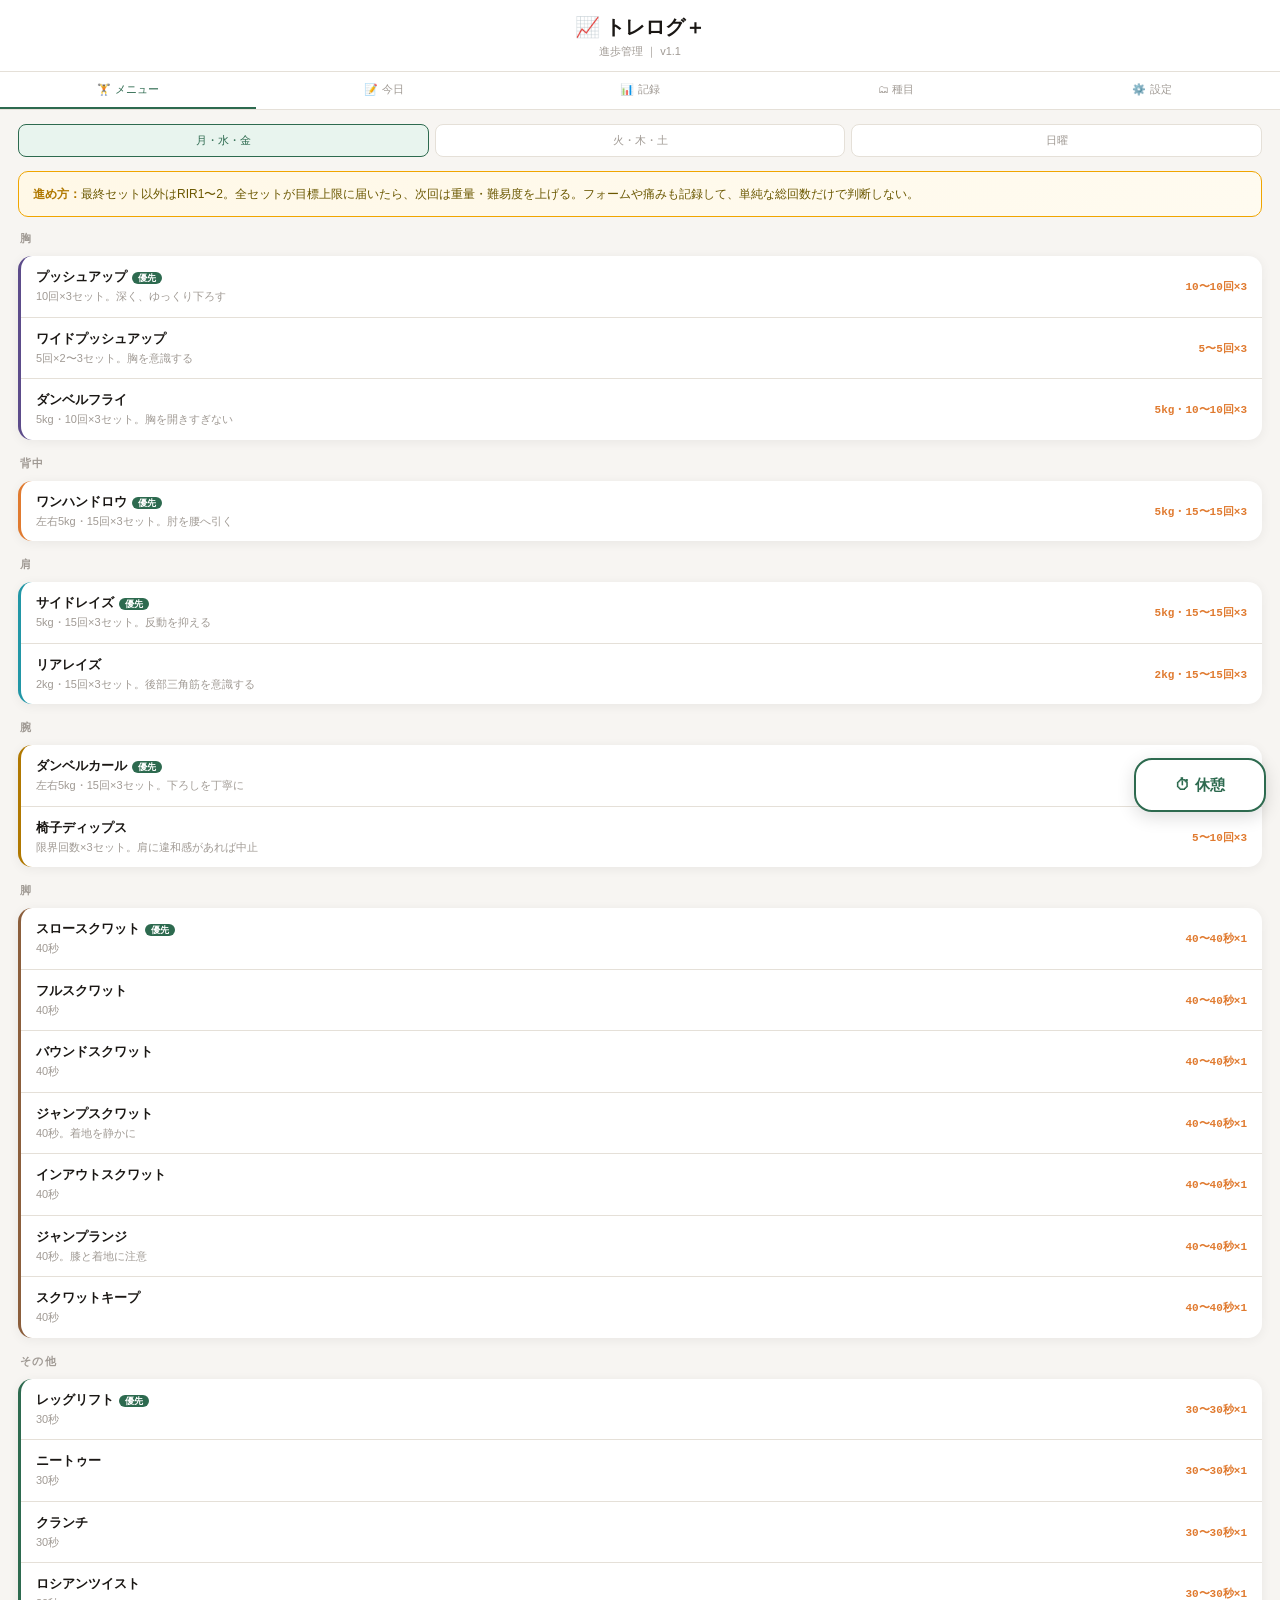
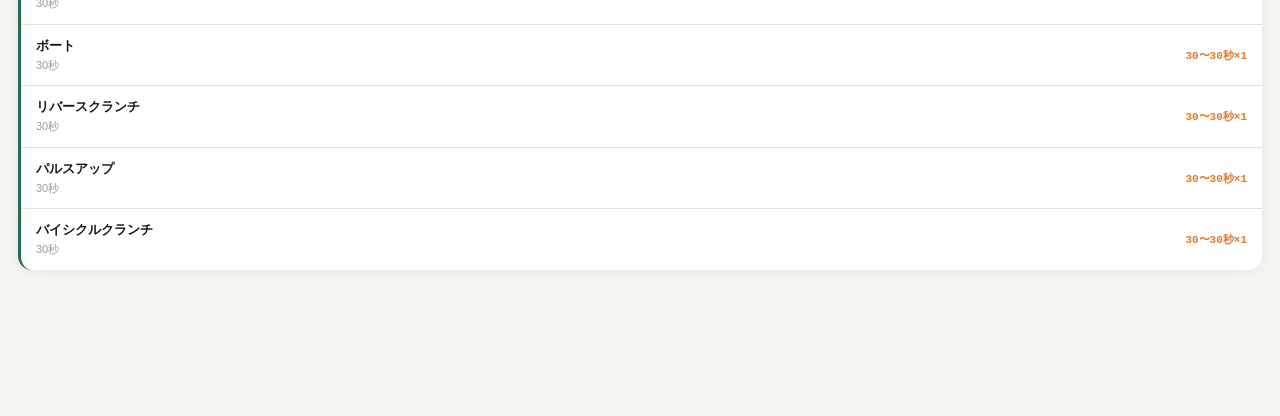
<file: index.html>
<!DOCTYPE html>
<html lang="ja">
<head>
<meta charset="UTF-8">
<meta name="viewport" content="width=device-width,initial-scale=1,viewport-fit=cover">
<meta name="theme-color" content="#2D6A4F">
<title>トレログ｜進歩管理+</title>
<style>
:root{--bg:#F7F5F2;--surface:#FFF;--surface2:#F0EDE8;--border:#E5E0D8;--text:#1A1714;--text2:#6B6560;--text3:#A09A94;--accent:#2D6A4F;--accent-light:#E8F4EE;--accent2:#E07A2F;--danger:#C0392B;--danger-light:#FDECEA;--warn:#B07800;--radius:14px;--shadow:0 2px 12px rgba(0,0,0,.06)}
*{box-sizing:border-box;margin:0;padding:0;-webkit-tap-highlight-color:transparent}
html{scroll-behavior:smooth} body{font-family:-apple-system,BlinkMacSystemFont,'Hiragino Sans','Yu Gothic',sans-serif;background:var(--bg);color:var(--text);min-height:100vh;padding-bottom:116px}
button,input,select,textarea{font:inherit}.header{background:var(--surface);border-bottom:1px solid var(--border);padding:14px 20px 12px;text-align:center}.header h1{font-size:20px}.header p{font-size:11px;color:var(--text3);margin-top:3px}
.tabs{display:flex;background:var(--surface);border-bottom:1px solid var(--border);position:sticky;top:0;z-index:99;overflow-x:auto}.tab{flex:1;min-width:57px;padding:10px 2px;font-size:11px;color:var(--text3);background:none;border:none;border-bottom:2px solid transparent;cursor:pointer;white-space:nowrap}.tab.active{color:var(--accent);border-bottom-color:var(--accent)}
.content{padding:14px 18px}.page{display:none}.page.active{display:block}.section{margin-bottom:16px}.section-label{font-size:11px;font-weight:700;letter-spacing:.12em;color:var(--text3);margin:2px 0 10px 2px}.card{background:var(--surface);border-radius:var(--radius);overflow:hidden;box-shadow:var(--shadow);margin-bottom:12px}.g-胸{border-left:3px solid #5C4B8A}.g-背中{border-left:3px solid #E07A2F}.g-肩{border-left:3px solid #2196A6}.g-腕{border-left:3px solid #B07800}.g-脚{border-left:3px solid #8B5E3C}.g-その他{border-left:3px solid var(--accent)}
.tr-daytabs,.seg{display:flex;gap:6px;margin-bottom:14px}.tr-daytab,.seg button{flex:1;padding:8px 4px;font-size:11px;border:1.5px solid var(--border);border-radius:8px;background:var(--surface);color:var(--text3);cursor:pointer}.tr-daytab.active,.seg button.active{border-color:var(--accent);background:var(--accent-light);color:var(--accent)}
.tip{background:linear-gradient(135deg,#FFF8E7,#FFFBF0);border:1.5px solid #F0A500;border-radius:10px;padding:12px 14px;font-size:12px;line-height:1.7;color:#6B5800;margin-bottom:14px}.tip b{color:var(--warn)}
.menu-row{display:flex;align-items:center;padding:12px 15px;border-bottom:1px solid var(--border)}.menu-row:last-child{border-bottom:none}.menu-info{flex:1;min-width:0}.menu-name{font-size:13px;font-weight:600}.menu-detail{font-size:11px;color:var(--text3);margin-top:2px;line-height:1.5}.menu-target{font-family:ui-monospace,'SF Mono',Menlo,monospace;font-size:11px;color:var(--accent2);font-weight:700;flex-shrink:0;margin-left:8px}.badge{font-size:9px;font-weight:700;background:var(--accent);color:#fff;padding:1px 6px;border-radius:99px;margin-left:5px}
.toolbar,.date-row{display:flex;align-items:center;gap:8px;background:var(--surface);border-radius:10px;padding:10px 12px;box-shadow:var(--shadow);margin-bottom:12px;flex-wrap:wrap}.date-row span{font-size:12px;color:var(--text3)}.date-row input,.toolbar select,.toolbar input{background:var(--surface2);color:var(--text);border:1px solid var(--border);border-radius:8px;padding:8px 10px}.toolbar .grow{flex:1;min-width:120px}
.ex-top{display:flex;align-items:flex-start;gap:8px;justify-content:space-between;padding:13px 15px 0}.ex-name{font-size:14px;font-weight:700}.ex-sub{font-size:11px;color:var(--text3);margin-top:2px}.chip{font-size:10px;font-weight:700;padding:3px 9px;border-radius:99px;white-space:nowrap}.chip.up{background:var(--accent);color:#fff}.chip.mid{background:var(--accent-light);color:var(--accent);border:1px solid var(--accent)}.chip.hold{background:#FEF3E2;color:#C2580A;border:1px solid #F0A500}.chip.new{background:var(--surface2);color:var(--text3);border:1px solid var(--border)}
.card-controls{display:flex;gap:7px;padding:9px 15px 0;flex-wrap:wrap}.mini{background:var(--surface2);border:1px solid var(--border);color:var(--text2);border-radius:8px;padding:6px 10px;font-size:11px;cursor:pointer}.mini.active{background:var(--accent-light);border-color:var(--accent);color:var(--accent)}.rest-btn{flex:1;min-width:132px;background:var(--accent);border-color:var(--accent);color:#fff;font-size:14px;font-weight:700;padding:11px 16px;border-radius:11px}.rest-btn:active{transform:scale(.98)}.mini.danger{color:var(--danger)}.last-line{font-size:12px;color:var(--text3);padding:8px 15px 2px}.sets{padding:4px 15px 8px}.set-row{display:grid;grid-template-columns:30px 28px 68px 20px 68px 34px;align-items:center;gap:6px;padding:5px 0}.set-row.time,.set-row.reps{grid-template-columns:30px 28px 82px 34px 1fr}.set-idx{font-size:11px;color:var(--text3)}.set-done{width:24px;height:24px;accent-color:var(--accent)}.set-row input{background:var(--surface2);color:var(--text);border:1px solid var(--border);border-radius:8px;padding:7px 5px;font-size:16px;width:100%;text-align:center}.set-row .unit,.set-row .x{font-size:12px;color:var(--text3)}.set-row.done{opacity:.55}.set-row.done input{text-decoration:line-through}.meta-grid{display:grid;grid-template-columns:1fr 1fr;gap:8px;padding:4px 15px 10px}.meta-grid label,.edit-grid label{font-size:10px;color:var(--text3);display:block;margin-bottom:3px}.meta-grid select,.meta-grid input,.meta-grid textarea,.edit-grid input,.edit-grid select{width:100%;background:var(--surface2);color:var(--text);border:1px solid var(--border);border-radius:8px;padding:7px 8px}.meta-grid textarea{resize:vertical;min-height:56px}.meta-grid .wide{grid-column:1/3}.mini-btns{display:flex;gap:8px;padding:0 15px 13px;flex-wrap:wrap}
.hist-head{display:flex;justify-content:space-between;align-items:flex-start;padding:13px 15px 8px}.stat-grid{display:grid;grid-template-columns:repeat(3,1fr);gap:7px;padding:0 15px 10px}.stat{background:var(--surface2);border-radius:9px;padding:8px;text-align:center}.stat b{display:block;font-size:13px}.stat span{font-size:9px;color:var(--text3)}.spark{padding:4px 15px}.hist-line{font-size:12px;color:var(--text3);padding:8px 15px;border-bottom:1px solid var(--border);display:flex;justify-content:space-between;gap:8px;align-items:center}.hist-line b{color:var(--text);font-weight:600;text-align:right}.hist-actions{display:flex;gap:5px}.icon-btn{border:1px solid var(--border);background:var(--surface2);border-radius:7px;padding:4px 7px;font-size:11px;cursor:pointer}.icon-btn.danger{color:var(--danger)}
.edit-grid{display:grid;grid-template-columns:1fr 1fr;gap:8px;padding:13px 15px}.edit-grid .wide{grid-column:1/3}.row-actions{display:flex;gap:8px;padding:0 15px 13px}.btn-ghost,.btn-danger{background:transparent;border:1.5px solid var(--border);color:var(--text2);border-radius:8px;padding:9px 14px;font-size:13px;cursor:pointer}.btn-danger{border-color:var(--danger);color:var(--danger)}.drag{cursor:grab;font-size:18px;color:var(--text3)}
.save-bar{position:fixed;left:0;right:0;bottom:0;padding:12px 14px calc(12px + env(safe-area-inset-bottom));background:linear-gradient(to top,var(--bg) 72%,transparent);display:none;z-index:100}.save-btn{width:100%;max-width:520px;margin:0 auto;display:block;background:var(--accent);color:#fff;border:none;border-radius:12px;padding:15px;font-size:15px;font-weight:700;box-shadow:var(--shadow)}.toast{position:fixed;bottom:96px;left:50%;transform:translateX(-50%) translateY(20px);background:var(--accent);color:#fff;padding:10px 18px;border-radius:99px;font-size:13px;font-weight:700;opacity:0;pointer-events:none;transition:.25s;z-index:200}.toast.show{opacity:1;transform:translateX(-50%) translateY(0)}.empty{color:var(--text3);font-size:13px;text-align:center;padding:30px 0;line-height:1.7}.muted{font-size:10px;color:var(--text3);line-height:1.6}.hidden{display:none!important}.diag{margin:10px 16px 0;padding:9px 11px;border-radius:9px;background:#FDECEA;color:#8B1E16;font-size:11px;line-height:1.5;display:none}.diag.show{display:block}
.timer-fab{position:fixed;right:14px;bottom:88px;min-width:132px;min-height:54px;background:var(--surface);border:2px solid var(--accent);color:var(--accent);border-radius:18px;padding:14px 18px;box-shadow:0 5px 18px rgba(0,0,0,.14);font-size:15px;font-weight:800;z-index:90;cursor:pointer}.timer-fab.running{background:var(--accent);color:#fff}.modal{position:fixed;inset:0;background:rgba(0,0,0,.35);display:none;align-items:flex-end;z-index:300}.modal.show{display:flex}.sheet{background:var(--surface);width:100%;max-height:82vh;border-radius:18px 18px 0 0;padding:18px;overflow:auto}.sheet h3{font-size:16px;margin-bottom:12px}.sheet-actions{display:flex;gap:8px;margin-top:12px}.sheet-actions button{flex:1}
@media(max-width:380px){.set-row{grid-template-columns:24px 24px 60px 16px 60px 28px}.content{padding-left:12px;padding-right:12px}.stat-grid{grid-template-columns:1fr}}
</style>

<link rel="manifest" href="./manifest.webmanifest">
<link rel="apple-touch-icon" href="./icons/icon-180.png">
<meta name="apple-mobile-web-app-capable" content="yes">
<meta name="apple-mobile-web-app-status-bar-style" content="default">
<meta name="apple-mobile-web-app-title" content="トレログ+">
<meta name="mobile-web-app-capable" content="yes">

</head>
<body>
<div class="header"><h1>📈 トレログ＋</h1><p>進歩管理 ｜ v1.1</p></div><div id="diag" class="diag"></div>
<div class="tabs">
<button class="tab active" data-tab="menu" onclick="switchTab('menu')">🏋️ メニュー</button><button class="tab" data-tab="today" onclick="switchTab('today')">📝 今日</button><button class="tab" data-tab="history" onclick="switchTab('history')">📊 記録</button><button class="tab" data-tab="exercises" onclick="switchTab('exercises')">🗂 種目</button><button class="tab" data-tab="settings" onclick="switchTab('settings')">⚙️ 設定</button>
</div>
<div class="content page active" id="page-menu">
<div class="tr-daytabs"><button class="tr-daytab active" data-d="workout" onclick="showMenuDay('workout')">月・水・金</button><button class="tr-daytab" data-d="rest" onclick="showMenuDay('rest')">火・木・土</button><button class="tr-daytab" data-d="sun" onclick="showMenuDay('sun')">日曜</button></div>
<div id="menu-workout"><div class="tip"><b>進め方：</b>最終セット以外はRIR1〜2。全セットが目標上限に届いたら、次回は重量・難易度を上げる。フォームや痛みも記録して、単純な総回数だけで判断しない。</div><div id="menuExerciseList"></div></div>
<div id="menu-rest" class="hidden"><div class="card"><div class="menu-row"><div class="menu-info"><div class="menu-name">速歩ウォーキング</div><div class="menu-detail">会話できる程度の強度</div></div><div class="menu-target">5km</div></div><div class="menu-row"><div class="menu-info"><div class="menu-name">スクワット</div></div><div class="menu-target">30回</div></div><div class="menu-row"><div class="menu-info"><div class="menu-name">ブルガリアンスクワット</div></div><div class="menu-target">左右10〜20回</div></div></div></div>
<div id="menu-sun" class="hidden"><div class="card" style="padding:28px;text-align:center"><div style="font-size:40px">😴</div><div style="font-size:16px;font-weight:700;margin:8px 0">完全休息</div><div class="muted">睡眠・食事・回復を優先。痛みや強い疲労がある場合は翌週の負荷調整に反映。</div></div></div>
</div>
<div class="content page" id="page-today">
<div class="date-row"><span>日付</span><input type="date" id="sessionDate" onchange="onDateChange()"><button class="mini" onclick="copyPreviousAll()">前回を一括コピー</button><button class="mini" onclick="clearDraft()">入力をクリア</button></div>
<div class="toolbar"><select id="todayGroup" onchange="renderToday()"><option value="all">全部位</option><option>胸</option><option>背中</option><option>肩</option><option>腕</option><option>脚</option><option>その他</option></select><input class="grow" id="todaySearch" placeholder="種目を検索" oninput="renderToday()"></div>
<div id="todayList"></div></div>
<div class="content page" id="page-history">
<div class="toolbar"><select id="histMetric" onchange="renderHistory()"><option value="auto">主要指標</option><option value="volume">総挙上量／合計</option><option value="maxWeight">最大重量</option><option value="maxReps">最大回数</option><option value="e1rm">推定1RM</option></select><input class="grow" id="histSearch" placeholder="種目を検索" oninput="renderHistory()"></div><div id="historyList"></div></div>
<div class="content page" id="page-exercises"><div class="section-label">種目の管理・並べ替え</div><div id="exerciseList"></div><button class="btn-ghost" style="width:100%" onclick="addExercise()">＋ 種目を追加</button></div>
<div class="content page" id="page-settings">
<div class="section-label">バックアップ</div><div class="card" style="padding:14px"><div style="display:flex;gap:8px;flex-wrap:wrap"><button class="btn-ghost" onclick="exportData()">JSONをエクスポート</button><button class="btn-ghost" onclick="document.getElementById('importFile').click()">JSONをインポート</button><input type="file" id="importFile" accept="application/json" class="hidden" onchange="importData(event)"></div><p class="muted" style="margin-top:10px">自動バックアップは直近5世代を端末内に保存。機種変更前はJSONを書き出してください。</p></div>
<div class="section-label">動作</div><div class="card" style="padding:14px"><label class="menu-row" style="padding:8px 0"><input type="checkbox" id="autoTimer" onchange="saveSettings()" style="margin-right:10px">セット完了時に休憩タイマーを自動開始</label><label class="menu-row" style="padding:8px 0"><span style="flex:1">既定の休憩時間</span><select id="restSeconds" onchange="saveSettings()"><option value="60">60秒</option><option value="90">90秒</option><option value="120">120秒</option><option value="180">180秒</option></select></label></div>
<div class="section-label">データ管理</div><div class="card" style="padding:14px"><button class="btn-danger" onclick="restoreBackup()">直前バックアップを復元</button><button class="btn-danger" style="margin-left:6px" onclick="resetAll()">全データ初期化</button></div></div>
<div class="save-bar" id="saveBar"><button class="save-btn" onclick="saveToday()">今日の記録を保存</button></div><button id="timerFab" class="timer-fab" onclick="toggleTimer()">⏱ 休憩</button><div class="toast" id="toast"></div>
<div class="modal" id="editModal" onclick="if(event.target===this)closeModal()"><div class="sheet"><h3>記録を編集</h3><div id="modalBody"></div><div class="sheet-actions"><button class="btn-ghost" onclick="closeModal()">キャンセル</button><button class="save-btn" onclick="saveModalEdit()">保存</button></div></div></div>
<script>
const KEY='kaz-training-log-v2',OLD_KEY='kaz-training-log-v1',BACKUP_KEY='kaz-training-backups-v2',SETTINGS_KEY='kaz-training-settings-v2';
const memoryStore={};
const store={
  getItem(k){try{return window.localStorage.getItem(k)}catch(e){return Object.prototype.hasOwnProperty.call(memoryStore,k)?memoryStore[k]:null}},
  setItem(k,v){try{window.localStorage.setItem(k,v)}catch(e){memoryStore[k]=String(v)}},
  removeItem(k){try{window.localStorage.removeItem(k)}catch(e){delete memoryStore[k]}}
};
window.addEventListener('error',function(e){const d=document.getElementById('diag');if(d){d.textContent='起動エラー：'+(e.message||'不明なエラー')+'。Safariで開き直すか、修正版を再読み込みしてください。';d.classList.add('show')}});
const GROUPS=['胸','背中','肩','腕','脚','その他'];
const MENU_VERSION='1.1';
const DEFAULT_EXERCISES=[
{id:'pushup',name:'プッシュアップ',group:'胸',type:'reps',min:10,max:10,sets:3,weight:0,days:['1','3','5'],rest:90,note:'10回×3セット。深く、ゆっくり下ろす'},
{id:'widepushup',name:'ワイドプッシュアップ',group:'胸',type:'reps',min:5,max:5,sets:3,weight:0,days:['1','3','5'],rest:90,note:'5回×2〜3セット。胸を意識する'},
{id:'fly',name:'ダンベルフライ',group:'胸',type:'wr',min:10,max:10,sets:3,weight:5,days:['1','3','5'],rest:90,note:'5kg・10回×3セット。胸を開きすぎない'},
{id:'row',name:'ワンハンドロウ',group:'背中',type:'wr',min:15,max:15,sets:3,weight:5,days:['1','3','5'],rest:90,note:'左右5kg・15回×3セット。肘を腰へ引く'},
{id:'sideraise',name:'サイドレイズ',group:'肩',type:'wr',min:15,max:15,sets:3,weight:5,days:['1','3','5'],rest:60,note:'5kg・15回×3セット。反動を抑える'},
{id:'rearraise',name:'リアレイズ',group:'肩',type:'wr',min:15,max:15,sets:3,weight:2,days:['1','3','5'],rest:60,note:'2kg・15回×3セット。後部三角筋を意識する'},
{id:'curl',name:'ダンベルカール',group:'腕',type:'wr',min:15,max:15,sets:3,weight:5,days:['1','3','5'],rest:60,note:'左右5kg・15回×3セット。下ろしを丁寧に'},
{id:'dips',name:'椅子ディップス',group:'腕',type:'reps',min:5,max:10,sets:3,weight:0,days:['1','3','5'],rest:60,note:'限界回数×3セット。肩に違和感があれば中止'},
{id:'leglift',name:'レッグリフト',group:'その他',type:'time',min:30,max:30,sets:1,weight:0,days:['1','3','5'],rest:15,note:'30秒'},
{id:'kneetoe',name:'ニートゥー',group:'その他',type:'time',min:30,max:30,sets:1,weight:0,days:['1','3','5'],rest:15,note:'30秒'},
{id:'crunch',name:'クランチ',group:'その他',type:'time',min:30,max:30,sets:1,weight:0,days:['1','3','5'],rest:15,note:'30秒'},
{id:'russian',name:'ロシアンツイスト',group:'その他',type:'time',min:30,max:30,sets:1,weight:0,days:['1','3','5'],rest:15,note:'30秒'},
{id:'boat',name:'ボート',group:'その他',type:'time',min:30,max:30,sets:1,weight:0,days:['1','3','5'],rest:15,note:'30秒'},
{id:'reverse',name:'リバースクランチ',group:'その他',type:'time',min:30,max:30,sets:1,weight:0,days:['1','3','5'],rest:15,note:'30秒'},
{id:'pulse',name:'パルスアップ',group:'その他',type:'time',min:30,max:30,sets:1,weight:0,days:['1','3','5'],rest:15,note:'30秒'},
{id:'bicycle',name:'バイシクルクランチ',group:'その他',type:'time',min:30,max:30,sets:1,weight:0,days:['1','3','5'],rest:30,note:'30秒'},
{id:'slowsquat',name:'スロースクワット',group:'脚',type:'time',min:40,max:40,sets:1,weight:0,days:['1','3','5'],rest:15,note:'40秒'},
{id:'fullsquat',name:'フルスクワット',group:'脚',type:'time',min:40,max:40,sets:1,weight:0,days:['1','3','5'],rest:15,note:'40秒'},
{id:'boundsquat',name:'バウンドスクワット',group:'脚',type:'time',min:40,max:40,sets:1,weight:0,days:['1','3','5'],rest:15,note:'40秒'},
{id:'jumpsquat',name:'ジャンプスクワット',group:'脚',type:'time',min:40,max:40,sets:1,weight:0,days:['1','3','5'],rest:15,note:'40秒。着地を静かに'},
{id:'inoutsquat',name:'インアウトスクワット',group:'脚',type:'time',min:40,max:40,sets:1,weight:0,days:['1','3','5'],rest:15,note:'40秒'},
{id:'jumplunge',name:'ジャンプランジ',group:'脚',type:'time',min:40,max:40,sets:1,weight:0,days:['1','3','5'],rest:15,note:'40秒。膝と着地に注意'},
{id:'squathold',name:'スクワットキープ',group:'脚',type:'time',min:40,max:40,sets:1,weight:0,days:['1','3','5'],rest:60,note:'40秒'}
];
const clone=o=>JSON.parse(JSON.stringify(o)); const esc=s=>String(s??'').replace(/[&<>\"]/g,c=>({'&':'&amp;','<':'&lt;','>':'&gt;','\"':'&quot;'}[c]));
function migrate(raw){if(!raw)return null;raw.exercises=(raw.exercises||[]).map((e,i)=>({...e,days:e.days||['1','3','5'],rest:e.rest||90,note:e.note||'',order:e.order??i}));raw.sessions=(raw.sessions||[]).map(s=>({date:s.date,log:s.log||{},meta:s.meta||{}}));return raw}
function load(){try{
const v=store.getItem(KEY);
let data=v?migrate(JSON.parse(v)):null;
if(!data){const old=store.getItem(OLD_KEY);if(old)data=migrate(JSON.parse(old))}
if(!data)data={exercises:clone(DEFAULT_EXERCISES),sessions:[]};
if(store.getItem('tl_menu_version')!==MENU_VERSION){
  data.exercises=clone(DEFAULT_EXERCISES).map((e,i)=>({...e,order:i}));
  store.setItem('tl_menu_version',MENU_VERSION);
  store.setItem(KEY,JSON.stringify(data));
}
return data
}catch(e){return{exercises:clone(DEFAULT_EXERCISES),sessions:[]}}}
let state=load(),settings=loadSettings(),currentDate=todayStr(),draft={},draftMeta={},modalCtx=null,timerEnd=0,timerInt=null;
function loadSettings(){try{return{autoTimer:false,restSeconds:90,...JSON.parse(store.getItem(SETTINGS_KEY)||'{}')}}catch(e){return{autoTimer:false,restSeconds:90}}}
function persist(){try{backupSnapshot();store.setItem(KEY,JSON.stringify(state))}catch(e){toast('保存に失敗しました')}}
function backupSnapshot(){try{let arr=JSON.parse(store.getItem(BACKUP_KEY)||'[]');const snap=JSON.stringify(state);if(!arr.length||arr[0].data!==snap)arr.unshift({at:new Date().toISOString(),data:snap});store.setItem(BACKUP_KEY,JSON.stringify(arr.slice(0,5)))}catch(e){}}
function todayStr(){const d=new Date();return d.getFullYear()+'-'+String(d.getMonth()+1).padStart(2,'0')+'-'+String(d.getDate()).padStart(2,'0')}
function mmdd(s){const p=s.split('-');return p[1]+'/'+p[2]}
function sortedExercises(){return [...state.exercises].sort((a,b)=>(a.order??0)-(b.order??0))}
function lastSessionFor(exId,before=currentDate){return state.sessions.filter(function(s){if(!s||s.date>=before||!s.log)return false;const v=s.log[exId];return Array.isArray(v)||(v&&Array.isArray(v.sets)&&v.sets.length>0)}).sort((a,b)=>b.date.localeCompare(a.date))[0]||null}
function normalizeLogEntry(v){if(Array.isArray(v))return{sets:v,skipped:false,rir:'',pain:'0',form:'',note:''};return{sets:v?.sets||[],skipped:!!v?.skipped,rir:v?.rir??'',pain:v?.pain??'0',form:v?.form??'',note:v?.note??''}}
function blankSet(ex){return ex.type==='wr'?{w:ex.weight||0,r:ex.min||0,done:false}:ex.type==='time'?{s:ex.min||0,done:false}:{r:ex.min||0,done:false}}
function initDraft(){const sess=state.sessions.find(s=>s.date===currentDate);draft={};draftMeta=clone(sess?.meta||{});sortedExercises().forEach(ex=>{if(sess?.log[ex.id])draft[ex.id]=normalizeLogEntry(clone(sess.log[ex.id]));else{const last=lastSessionFor(ex.id);const prev=last?normalizeLogEntry(last.log[ex.id]):null;draft[ex.id]={sets:prev?.sets?.length?prev.sets.map(x=>({...x,done:false})):Array.from({length:ex.sets||3},()=>blankSet(ex)),skipped:false,rir:'',pain:'0',form:'',note:''}}})}
function summary(ex,entry){const sets=normalizeLogEntry(entry).sets;if(!sets.length)return'—';if(ex.type==='wr')return sets.map(s=>`${s.w||0}kg×${s.r||0}`).join(' / ');if(ex.type==='time')return sets.map(s=>`${s.s||0}秒`).join(', ');return sets.map(s=>s.r||0).join(', ')+'回'}
function metrics(ex,entry){const sets=normalizeLogEntry(entry).sets;const reps=sets.map(s=>+s.r||0),weights=sets.map(s=>+s.w||0),secs=sets.map(s=>+s.s||0);const volume=ex.type==='wr'?sets.reduce((a,s)=>a+(+s.w||0)*(+s.r||0),0):ex.type==='time'?secs.reduce((a,b)=>a+b,0):reps.reduce((a,b)=>a+b,0);const maxWeight=Math.max(0,...weights),maxReps=Math.max(0,...reps),e1rm=ex.type==='wr'?Math.max(0,...sets.map(s=>(+s.w||0)*(1+(+s.r||0)/30))):0;return{volume,maxWeight,maxReps,e1rm}}
function suggestion(ex){const latest=state.sessions.filter(s=>s.log[ex.id]).sort((a,b)=>b.date.localeCompare(a.date))[0];if(!latest)return{cls:'new',text:'初回'};const e=normalizeLogEntry(latest.log[ex.id]);if(e.skipped)return{cls:'hold',text:'前回スキップ'};const vals=e.sets.map(s=>ex.type==='time'?+s.s||0:+s.r||0);if(vals.length&&vals.every(v=>v>=ex.max))return{cls:'up',text:ex.type==='wr'?'次回 +重量':'難易度UP'};if(vals.some(v=>v<ex.min))return{cls:'hold',text:'条件維持'};return{cls:'mid',text:'回数を伸ばす'}}
function renderMenu(){const by={};sortedExercises().forEach(e=>(by[e.group]??=[]).push(e));document.getElementById('menuExerciseList').innerHTML=GROUPS.filter(g=>by[g]?.length).map(g=>`<div class="section"><div class="section-label">${g}</div><div class="card g-${g}">${by[g].map((e,i)=>`<div class="menu-row"><div class="menu-info"><div class="menu-name">${esc(e.name)}${i===0?'<span class="badge">優先</span>':''}</div><div class="menu-detail">${esc(e.note||'')}</div></div><div class="menu-target">${e.type==='wr'?`${e.weight}kg・`:''}${e.min}〜${e.max}${e.type==='time'?'秒':'回'}×${e.sets}</div></div>`).join('')}</div></div>`).join('')}
function renderToday(){document.getElementById('sessionDate').value=currentDate;if(!Object.keys(draft).length)initDraft();const group=document.getElementById('todayGroup')?.value||'all',q=(document.getElementById('todaySearch')?.value||'').toLowerCase();const list=sortedExercises().filter(e=>(group==='all'||e.group===group)&&e.name.toLowerCase().includes(q));document.getElementById('todayList').innerHTML=list.length?list.map(ex=>todayCard(ex)).join(''):'<div class="empty">該当する種目がありません</div>'}
function todayCard(ex){const d=draft[ex.id]||{sets:[]},s=suggestion(ex),last=lastSessionFor(ex.id);return`<div class="card g-${ex.group}" id="card-${ex.id}"><div class="ex-top"><div><div class="ex-name">${esc(ex.name)}</div><div class="ex-sub">${ex.group}・目標 ${ex.min}〜${ex.max}${ex.type==='time'?'秒':'回'}・休憩${ex.rest||settings.restSeconds}秒</div></div><span class="chip ${s.cls}">${s.text}</span></div><div class="card-controls"><button class="mini ${d.skipped?'active':''}" onclick="toggleSkip('${ex.id}')">${d.skipped?'スキップ中':'スキップ'}</button><button class="mini" onclick="copyPrevious('${ex.id}')">前回コピー</button><button class="mini rest-btn" onclick="startTimer(${ex.rest||settings.restSeconds})">⏱ 休憩開始</button></div><div class="last-line">${last?'前回 '+mmdd(last.date)+'：'+summary(ex,last.log[ex.id]):'前回の記録なし'}</div><div class="sets ${d.skipped?'hidden':''}" id="sets-${ex.id}">${d.sets.map((st,i)=>setRow(ex,i,st)).join('')}</div><div class="meta-grid ${d.skipped?'hidden':''}"><div><label>RIR（最終セット）</label><select onchange="updMeta('${ex.id}','rir',this.value)"><option value="">未入力</option>${[0,1,2,3,4].map(v=>`<option ${String(d.rir)===String(v)?'selected':''}>${v}</option>`).join('')}</select></div><div><label>痛み 0〜10</label><input inputmode="numeric" value="${esc(d.pain)}" onchange="updMeta('${ex.id}','pain',this.value)"></div><div class="wide"><label>フォーム・メモ</label><textarea onchange="updMeta('${ex.id}','note',this.value)" placeholder="フォーム、違和感、可動域など">${esc(d.note)}</textarea></div></div><div class="mini-btns ${d.skipped?'hidden':''}"><button class="mini" onclick="changeSets('${ex.id}',1)">＋セット</button><button class="mini" onclick="changeSets('${ex.id}',-1)">−セット</button></div></div>`}
function setRow(ex,i,st){const cls=st.done?' done':'';if(ex.type==='wr')return`<div class="set-row${cls}"><span class="set-idx">${i+1}</span><input class="set-done" type="checkbox" ${st.done?'checked':''} onchange="toggleDone('${ex.id}',${i},this.checked)"><input inputmode="decimal" value="${st.w??''}" oninput="upd('${ex.id}',${i},'w',this.value)"><span class="unit">kg</span><input inputmode="numeric" value="${st.r??''}" oninput="upd('${ex.id}',${i},'r',this.value)"><span class="unit">回</span></div>`;if(ex.type==='time')return`<div class="set-row time${cls}"><span class="set-idx">${i+1}</span><input class="set-done" type="checkbox" ${st.done?'checked':''} onchange="toggleDone('${ex.id}',${i},this.checked)"><input inputmode="numeric" value="${st.s??''}" oninput="upd('${ex.id}',${i},'s',this.value)"><span class="unit">秒</span></div>`;return`<div class="set-row reps${cls}"><span class="set-idx">${i+1}</span><input class="set-done" type="checkbox" ${st.done?'checked':''} onchange="toggleDone('${ex.id}',${i},this.checked)"><input inputmode="numeric" value="${st.r??''}" oninput="upd('${ex.id}',${i},'r',this.value)"><span class="unit">回</span></div>`}
function upd(id,i,f,v){draft[id].sets[i][f]=v===''?'':+v} function updMeta(id,f,v){draft[id][f]=v} function toggleDone(id,i,v){draft[id].sets[i].done=v;if(v&&settings.autoTimer){const ex=state.exercises.find(e=>e.id===id);startTimer(ex?.rest||settings.restSeconds)}renderToday()} function toggleSkip(id){draft[id].skipped=!draft[id].skipped;renderToday()} function changeSets(id,d){const ex=state.exercises.find(e=>e.id===id);if(d>0)draft[id].sets.push(blankSet(ex));else if(draft[id].sets.length>1)draft[id].sets.pop();renderToday()}
function copyPrevious(id){const ex=state.exercises.find(e=>e.id===id),last=lastSessionFor(id);if(!last)return toast('前回記録がありません');draft[id]=normalizeLogEntry(clone(last.log[id]));draft[id].sets=draft[id].sets.map(s=>({...s,done:false}));draft[id].skipped=false;renderToday();toast(`${ex.name}をコピーしました`)}
function copyPreviousAll(){sortedExercises().forEach(e=>{const l=lastSessionFor(e.id);if(l){draft[e.id]=normalizeLogEntry(clone(l.log[e.id]));draft[e.id].sets=draft[e.id].sets.map(s=>({...s,done:false}));draft[e.id].skipped=false}});renderToday();toast('前回値を一括コピーしました')}
function clearDraft(){if(!confirm('今日の入力をクリアしますか？'))return;draft={};draftMeta={};initDraft();sortedExercises().forEach(e=>draft[e.id]={sets:Array.from({length:e.sets||3},()=>blankSet(e)),skipped:false,rir:'',pain:'0',form:'',note:''});renderToday()}
function saveToday(){let sess=state.sessions.find(s=>s.date===currentDate);if(!sess){sess={date:currentDate,log:{},meta:{}};state.sessions.push(sess)}sess.log=clone(draft);sess.meta=clone(draftMeta);state.sessions.sort((a,b)=>a.date.localeCompare(b.date));persist();renderHistory();toast('保存しました')}
function onDateChange(){currentDate=document.getElementById('sessionDate').value||todayStr();draft={};initDraft();renderToday()}
function renderHistory(){const q=(document.getElementById('histSearch')?.value||'').toLowerCase(),mode=document.getElementById('histMetric')?.value||'auto';const exs=sortedExercises().filter(e=>e.name.toLowerCase().includes(q)&&state.sessions.some(s=>s.log[e.id]));document.getElementById('historyList').innerHTML=exs.length?exs.map(ex=>historyCard(ex,mode)).join(''):'<div class="empty">まだ記録がありません</div>'}
function historyCard(ex,mode){const sess=state.sessions.filter(s=>s.log[ex.id]).sort((a,b)=>a.date.localeCompare(b.date));const ms=sess.map(s=>metrics(ex,s.log[ex.id]));const key=mode==='auto'?(ex.type==='wr'?'volume':ex.type==='time'?'volume':'maxReps'):mode;const vals=ms.map(m=>m[key]||0),best=Math.max(0,...vals),latest=vals.length?vals[vals.length-1]:0,delta=vals.length>1?latest-vals[vals.length-2]:0;const recent=sess.slice(-8).reverse();return`<div class="card g-${ex.group}"><div class="hist-head"><div><div class="ex-name">${esc(ex.name)}</div><div class="ex-sub">${labelMetric(key,ex)}</div></div></div><div class="stat-grid"><div class="stat"><b>${fmt(latest,key)}</b><span>最新</span></div><div class="stat"><b>${fmt(best,key)}</b><span>自己ベスト</span></div><div class="stat"><b>${delta>=0?'+':''}${fmt(delta,key)}</b><span>前回比</span></div></div><div class="spark">${sparkline(vals)}</div>${recent.map(s=>`<div class="hist-line"><span>${mmdd(s.date)}</span><b>${summary(ex,s.log[ex.id])}</b><span class="hist-actions"><button class="icon-btn" onclick="openEdit('${s.date}','${ex.id}')">編集</button><button class="icon-btn danger" onclick="deleteLog('${s.date}','${ex.id}')">削除</button></span></div>`).join('')}</div>`}
function labelMetric(k,ex){return k==='volume'?(ex.type==='wr'?'総挙上量':'合計'):k==='maxWeight'?'最大重量':k==='maxReps'?'最大回数':'推定1RM（Epley式）'} function fmt(v,k){return(Number(v)||0).toFixed(k==='e1rm'?1:0)+(k==='maxWeight'||k==='e1rm'?'kg':'')}
function sparkline(vals){if(vals.length<2)return'<div class="muted">2回分たまると推移を表示</div>';const w=300,h=58,p=5,max=Math.max(...vals),min=Math.min(...vals),span=max-min||1;const pts=vals.map((v,i)=>`${(p+i*(w-2*p)/(vals.length-1)).toFixed(1)},${(h-p-(v-min)/span*(h-2*p)).toFixed(1)}`).join(' ');return`<svg viewBox="0 0 ${w} ${h}" width="100%" height="58" preserveAspectRatio="none"><polyline points="${pts}" fill="none" stroke="#2D6A4F" stroke-width="2" stroke-linejoin="round" stroke-linecap="round"/></svg>`}
function openEdit(date,id){const ex=state.exercises.find(e=>e.id===id),sess=state.sessions.find(s=>s.date===date),entry=normalizeLogEntry(clone(sess.log[id]));modalCtx={date,id,entry};document.getElementById('modalBody').innerHTML=`<div class="sets">${entry.sets.map((s,i)=>setRowModal(ex,i,s)).join('')}</div><div class="meta-grid"><div><label>RIR</label><input id="mRir" value="${esc(entry.rir)}"></div><div><label>痛み</label><input id="mPain" value="${esc(entry.pain)}"></div><div class="wide"><label>メモ</label><textarea id="mNote">${esc(entry.note)}</textarea></div></div>`;document.getElementById('editModal').classList.add('show')}
function setRowModal(ex,i,s){if(ex.type==='wr')return`<div class="set-row"><span>${i+1}</span><span></span><input id="mw${i}" value="${s.w??''}"><span>kg</span><input id="mr${i}" value="${s.r??''}"><span>回</span></div>`;if(ex.type==='time')return`<div class="set-row time"><span>${i+1}</span><span></span><input id="ms${i}" value="${s.s??''}"><span>秒</span></div>`;return`<div class="set-row reps"><span>${i+1}</span><span></span><input id="mr${i}" value="${s.r??''}"><span>回</span></div>`}
function saveModalEdit(){const {date,id,entry}=modalCtx,ex=state.exercises.find(e=>e.id===id),sess=state.sessions.find(s=>s.date===date);entry.sets.forEach((s,i)=>{if(ex.type==='wr'){s.w=+document.getElementById('mw'+i).value||0;s.r=+document.getElementById('mr'+i).value||0}else if(ex.type==='time')s.s=+document.getElementById('ms'+i).value||0;else s.r=+document.getElementById('mr'+i).value||0});entry.rir=document.getElementById('mRir').value;entry.pain=document.getElementById('mPain').value;entry.note=document.getElementById('mNote').value;sess.log[id]=entry;persist();closeModal();renderHistory();toast('記録を更新しました')}
function closeModal(){document.getElementById('editModal').classList.remove('show');modalCtx=null} function deleteLog(date,id){if(!confirm('この種目の記録を削除しますか？'))return;const s=state.sessions.find(x=>x.date===date);delete s.log[id];if(!Object.keys(s.log).length)state.sessions=state.sessions.filter(x=>x!==s);persist();renderHistory();toast('削除しました')}
function renderExercises(){document.getElementById('exerciseList').innerHTML=sortedExercises().map((ex,i)=>`<div class="card g-${ex.group}"><div class="edit-grid"><div class="wide" style="display:flex;align-items:center;gap:8px"><span class="drag">↕</span><input value="${esc(ex.name)}" onchange="editEx('${ex.id}','name',this.value)"></div><div><label>部位</label><select onchange="editEx('${ex.id}','group',this.value)">${GROUPS.map(g=>`<option ${g===ex.group?'selected':''}>${g}</option>`).join('')}</select></div><div><label>記録タイプ</label><select onchange="editEx('${ex.id}','type',this.value)"><option value="wr" ${ex.type==='wr'?'selected':''}>重量×回数</option><option value="reps" ${ex.type==='reps'?'selected':''}>回数のみ</option><option value="time" ${ex.type==='time'?'selected':''}>秒数</option></select></div><div><label>下限</label><input value="${ex.min}" onchange="editEx('${ex.id}','min',this.value)"></div><div><label>上限</label><input value="${ex.max}" onchange="editEx('${ex.id}','max',this.value)"></div><div><label>セット数</label><input value="${ex.sets}" onchange="editEx('${ex.id}','sets',this.value)"></div><div><label>開始重量kg</label><input value="${ex.weight}" onchange="editEx('${ex.id}','weight',this.value)"></div><div><label>休憩秒</label><input value="${ex.rest||90}" onchange="editEx('${ex.id}','rest',this.value)"></div><div><label>曜日 0日〜6土</label><input value="${(ex.days||[]).join(',')}" onchange="editEx('${ex.id}','days',this.value)"></div><div class="wide"><label>フォームメモ</label><input value="${esc(ex.note||'')}" onchange="editEx('${ex.id}','note',this.value)"></div></div><div class="row-actions"><button class="btn-ghost" onclick="moveEx('${ex.id}',-1)">↑</button><button class="btn-ghost" onclick="moveEx('${ex.id}',1)">↓</button><button class="btn-danger" onclick="delEx('${ex.id}')">削除</button></div></div>`).join('')}
function editEx(id,f,v){const e=state.exercises.find(x=>x.id===id);if(['min','max','sets','weight','rest'].includes(f))e[f]=+v||0;else if(f==='days')e.days=v.split(',').map(x=>x.trim()).filter(Boolean);else e[f]=v;persist();renderMenu();if(f==='type'||f==='group')renderExercises()} function moveEx(id,d){const arr=sortedExercises(),i=arr.findIndex(e=>e.id===id),j=i+d;if(j<0||j>=arr.length)return;[arr[i],arr[j]]=[arr[j],arr[i]];arr.forEach((e,k)=>e.order=k);state.exercises=arr;persist();renderExercises();renderMenu()} function addExercise(){const max=Math.max(-1,...state.exercises.map(e=>e.order??0));state.exercises.push({id:'ex'+Date.now(),name:'新しい種目',group:'その他',type:'wr',min:8,max:12,sets:3,weight:5,rest:90,days:['1','3','5'],note:'',order:max+1});persist();renderExercises();renderMenu()} function delEx(id){if(!confirm('種目を削除しますか？ 過去記録は残ります。'))return;state.exercises=state.exercises.filter(e=>e.id!==id);persist();renderExercises();renderMenu()}
function exportData(){const payload={version:2,exportedAt:new Date().toISOString(),state,settings};const blob=new Blob([JSON.stringify(payload,null,2)],{type:'application/json'}),a=document.createElement('a');a.href=URL.createObjectURL(blob);a.download='training-log-'+todayStr()+'.json';a.click();setTimeout(()=>URL.revokeObjectURL(a.href),1000)}
function importData(e){const f=e.target.files[0];if(!f)return;const r=new FileReader();r.onload=()=>{try{const d=JSON.parse(r.result),s=migrate(d.state||d);if(!s.exercises||!s.sessions)throw Error();state=s;settings={...settings,...(d.settings||{})};persist();store.setItem(SETTINGS_KEY,JSON.stringify(settings));initAll();toast('インポート完了')}catch(err){alert('正しいバックアップファイルではありません')}};r.readAsText(f);e.target.value=''}
function restoreBackup(){let arr=[];try{arr=JSON.parse(store.getItem(BACKUP_KEY)||'[]')}catch(e){}if(!arr.length)return toast('バックアップがありません');if(!confirm('直前の自動バックアップへ戻しますか？'))return;state=migrate(JSON.parse(arr[0].data));store.setItem(KEY,JSON.stringify(state));initAll();toast('復元しました')} function resetAll(){if(!confirm('全記録・種目設定を初期化しますか？'))return;state={exercises:clone(DEFAULT_EXERCISES),sessions:[]};persist();initAll();toast('初期化しました')}
function saveSettings(){settings.autoTimer=document.getElementById('autoTimer').checked;settings.restSeconds=+document.getElementById('restSeconds').value;store.setItem(SETTINGS_KEY,JSON.stringify(settings))} function renderSettings(){document.getElementById('autoTimer').checked=!!settings.autoTimer;document.getElementById('restSeconds').value=String(settings.restSeconds||90)}
function startTimer(sec){timerEnd=Date.now()+sec*1000;clearInterval(timerInt);timerInt=setInterval(updateTimer,250);updateTimer()} function updateTimer(){const left=Math.max(0,Math.ceil((timerEnd-Date.now())/1000)),b=document.getElementById('timerFab');if(left<=0){clearInterval(timerInt);timerInt=null;b.textContent='⏱ 休憩';b.classList.remove('running');if(timerEnd)toast('休憩終了');timerEnd=0;return}b.textContent=`⏱ ${Math.floor(left/60)}:${String(left%60).padStart(2,'0')}`;b.classList.add('running')} function toggleTimer(){if(timerInt){clearInterval(timerInt);timerInt=null;timerEnd=0;updateTimer()}else startTimer(settings.restSeconds||90)}
function switchTab(name){document.querySelectorAll('.page').forEach(p=>p.classList.remove('active'));document.querySelectorAll('.tab').forEach(t=>t.classList.remove('active'));document.getElementById('page-'+name).classList.add('active');document.querySelector(`.tab[data-tab="${name}"]`).classList.add('active');document.getElementById('saveBar').style.display=name==='today'?'block':'none';if(name==='today')renderToday();if(name==='history')renderHistory();if(name==='exercises')renderExercises();if(name==='settings')renderSettings()}
function showMenuDay(d){['workout','rest','sun'].forEach(x=>document.getElementById('menu-'+x).classList.toggle('hidden',x!==d));document.querySelectorAll('.tr-daytab').forEach(b=>b.classList.toggle('active',b.dataset.d===d))}
let toastTimer;function toast(m){const t=document.getElementById('toast');t.textContent=m;t.classList.add('show');clearTimeout(toastTimer);toastTimer=setTimeout(()=>t.classList.remove('show'),1700)}
function initAll(){draft={};initDraft();renderMenu();renderToday();renderHistory();renderExercises();renderSettings()} try{initAll();document.documentElement.dataset.appReady='1'}catch(e){const d=document.getElementById('diag');if(d){d.textContent='起動エラー：'+e.message;d.classList.add('show')}throw e}
</script>

<script>
(function(){
  if ('serviceWorker' in navigator && (location.protocol === 'https:' || location.hostname === 'localhost')) {
    window.addEventListener('load', function() {
      navigator.serviceWorker.register('./sw.js').catch(function(err) {
        console.warn('Service Worker registration failed:', err);
      });
    });
  }
})();
</script>

</body></html>
</file>
